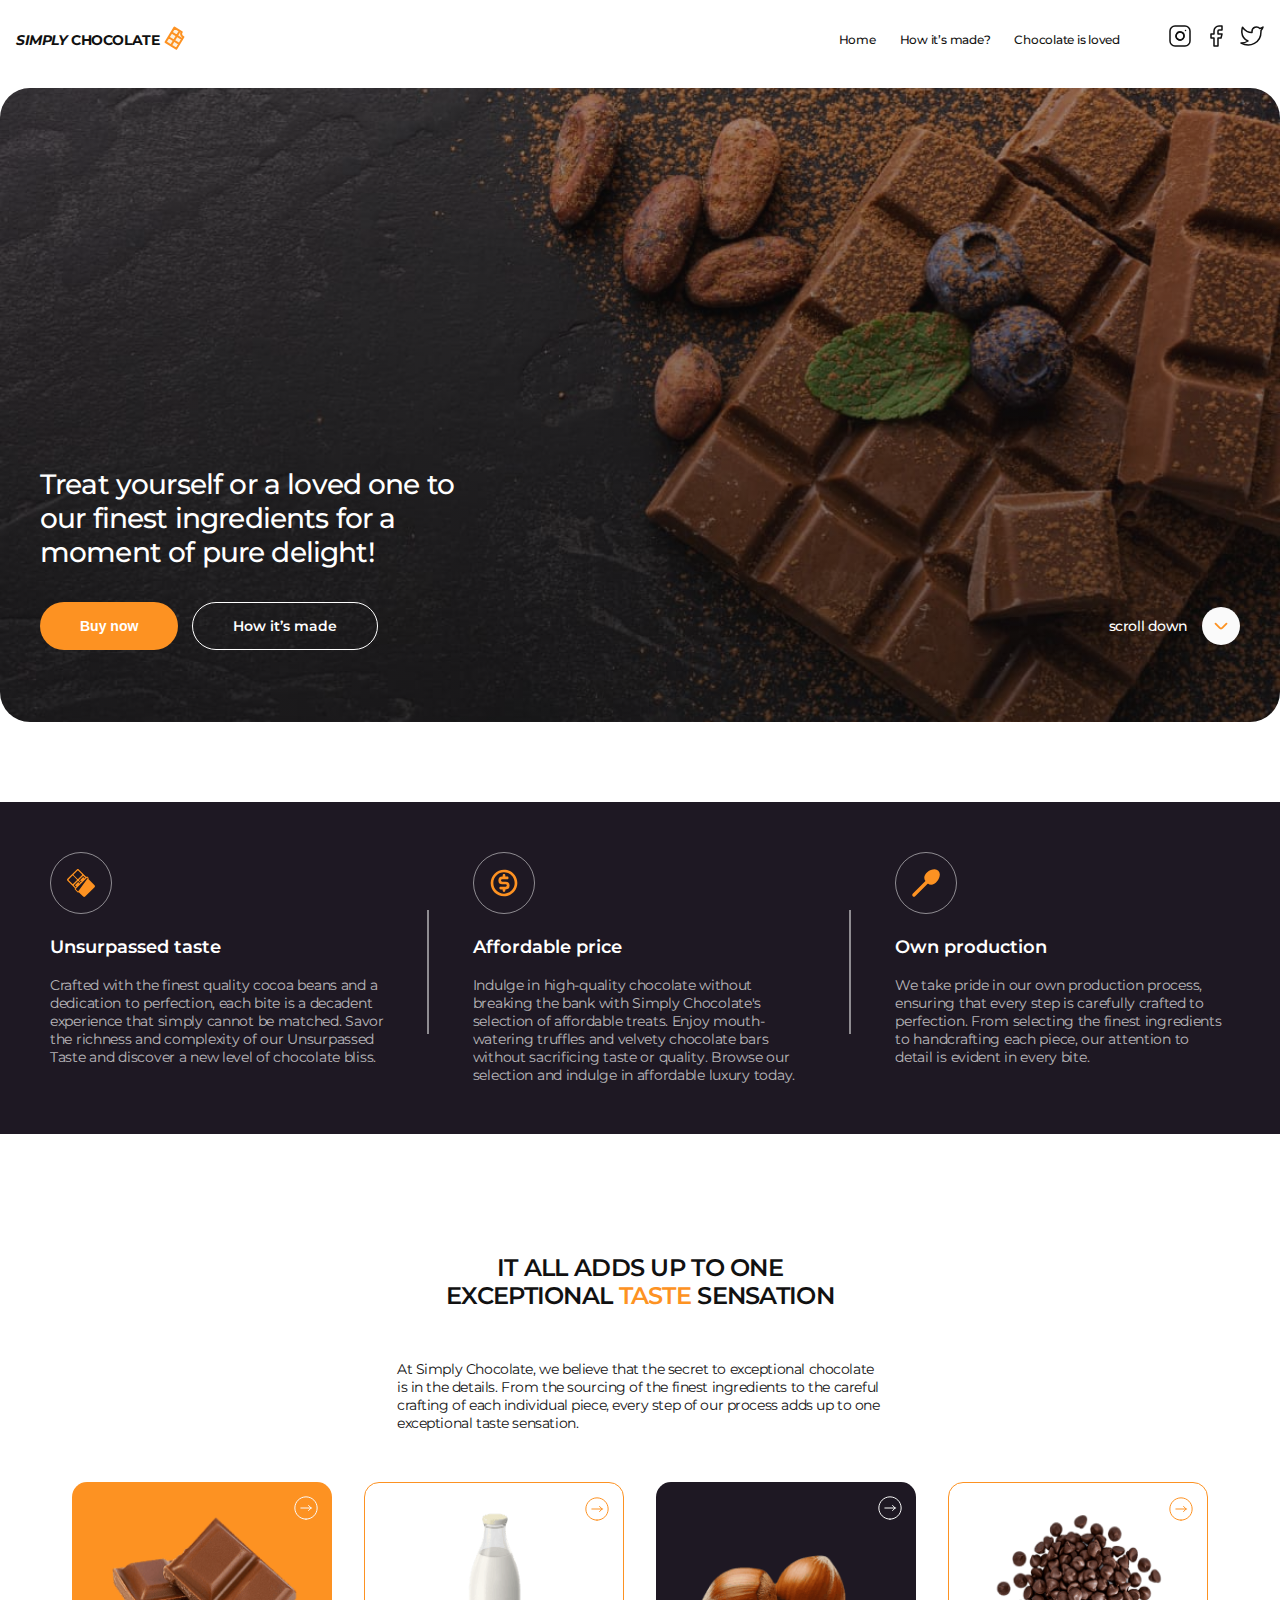
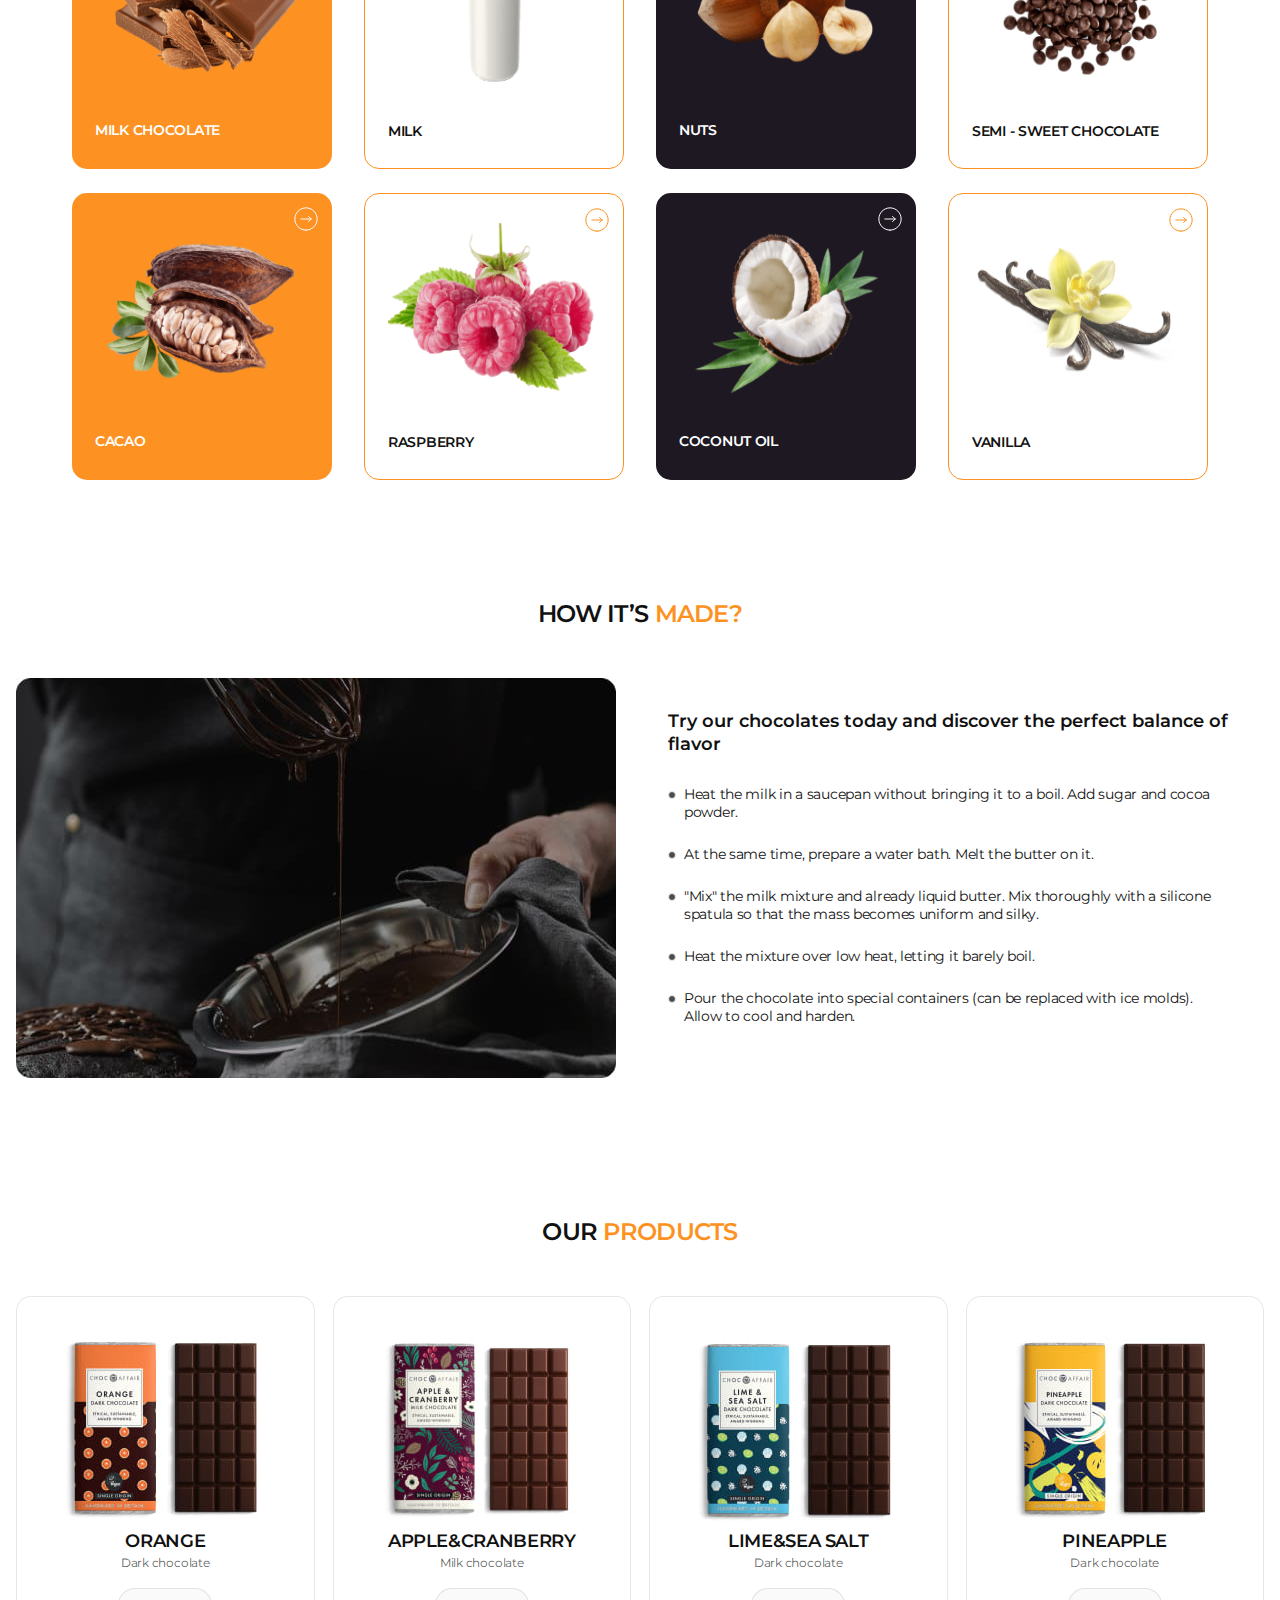
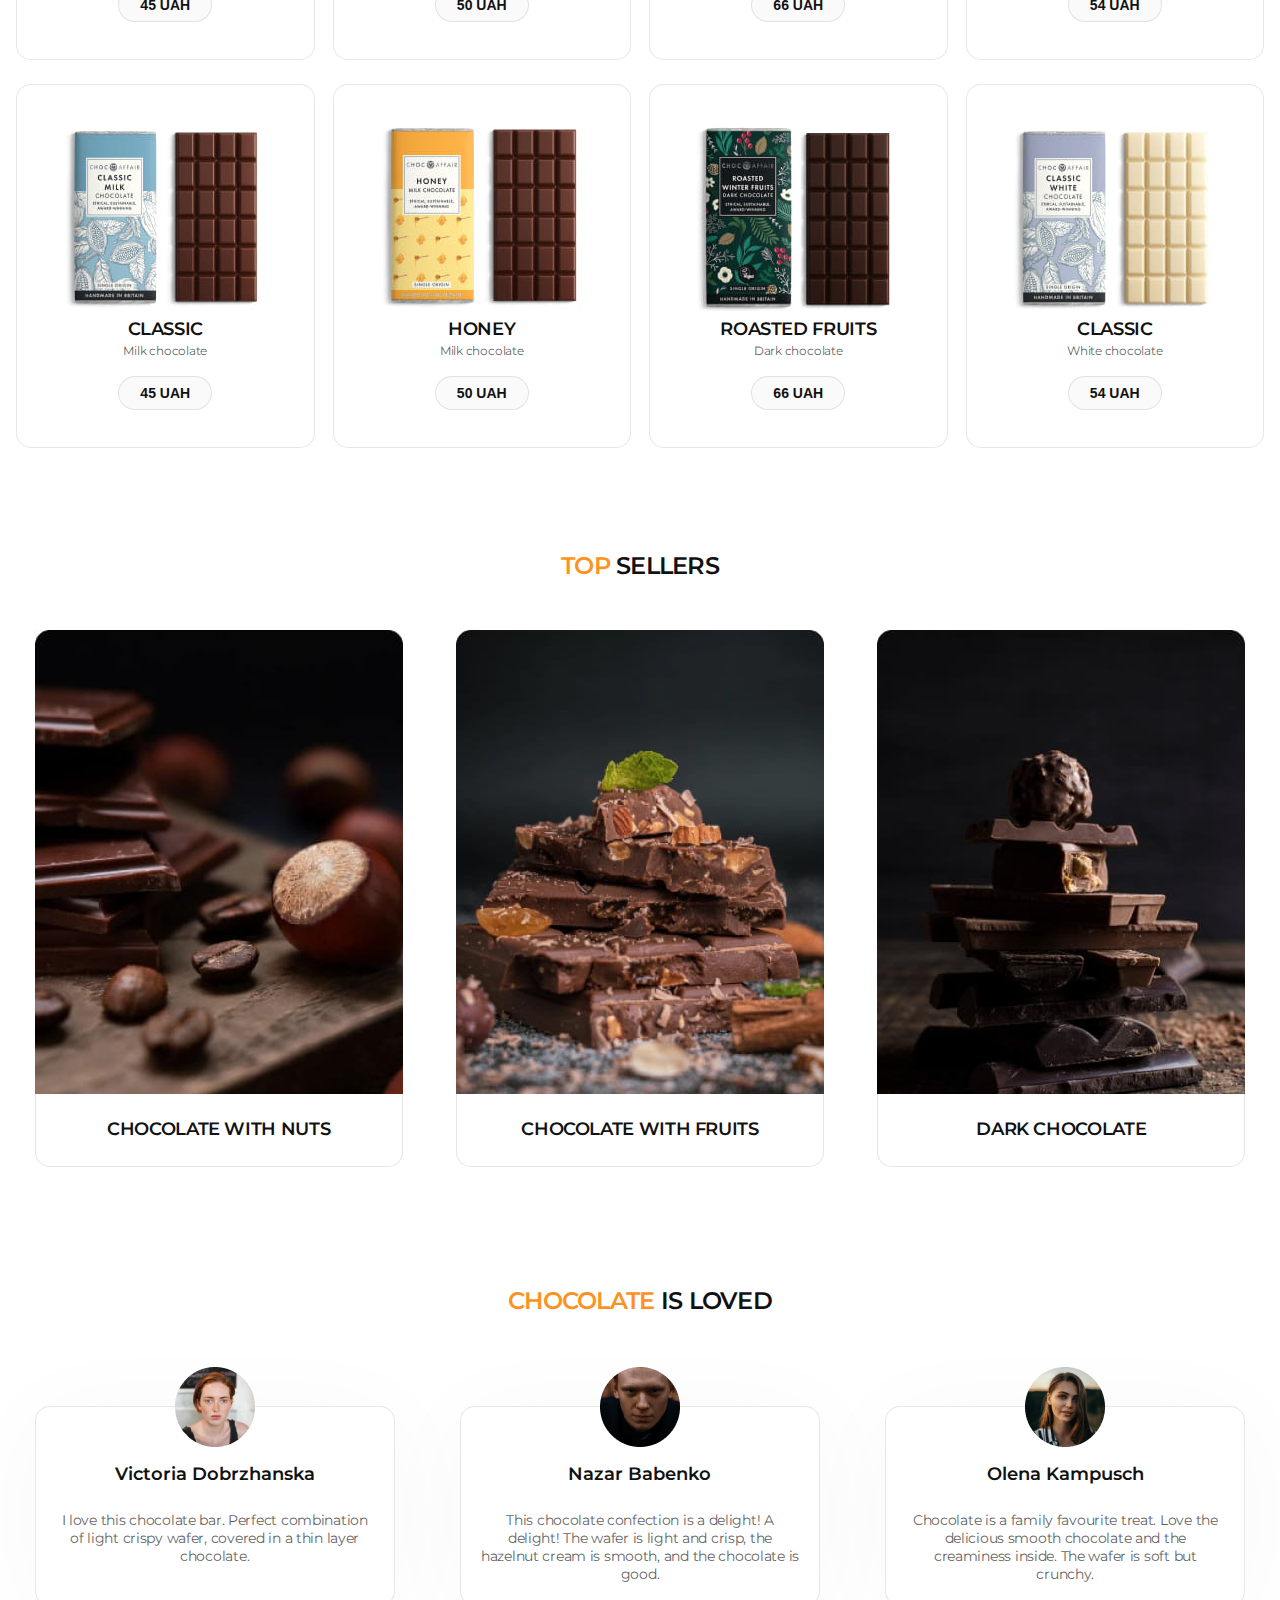
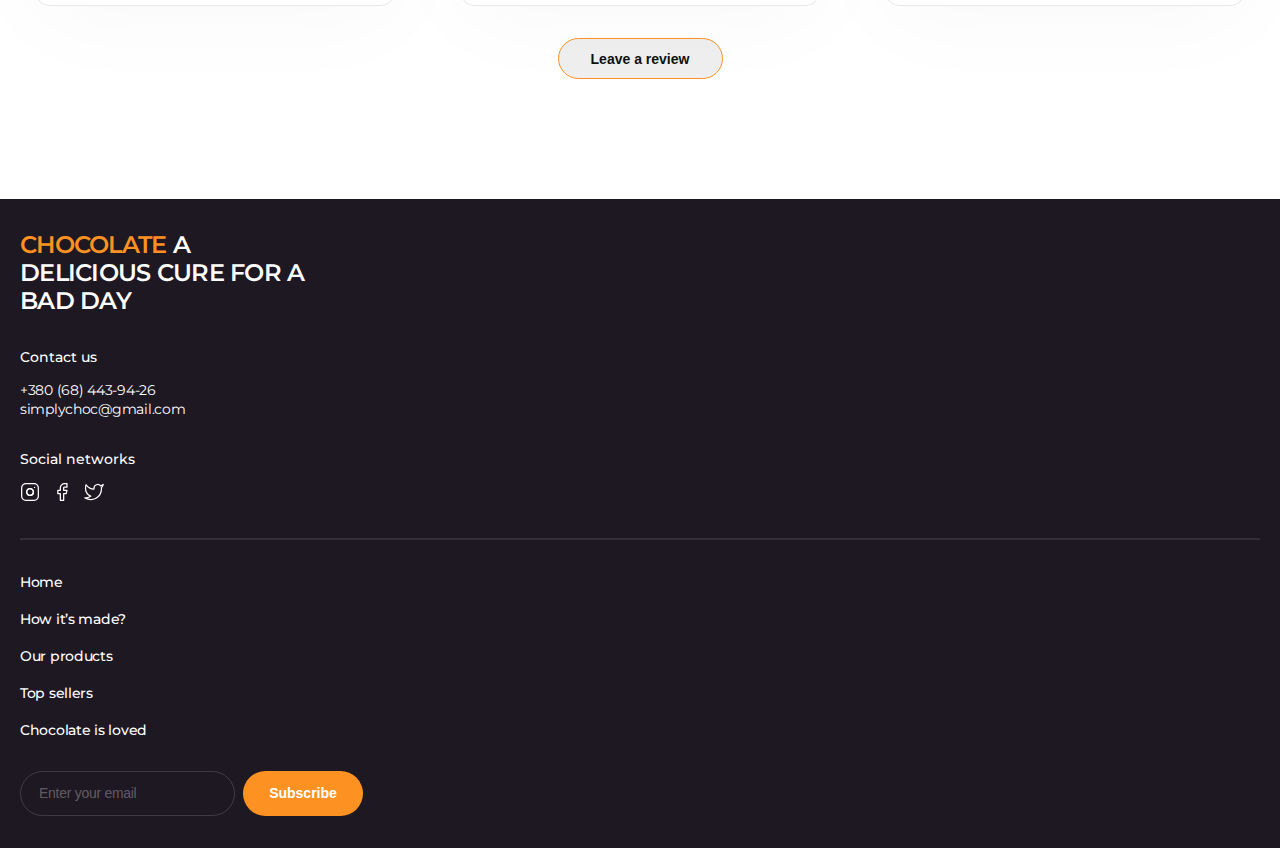
<file: index.html>
<!DOCTYPE html>
<html lang="en">
    <head>
        <meta charset="UTF-8" />
        <meta name="viewport" content="width=device-width, initial-scale=1.0" />
        <link rel="preconnect" href="https://fonts.googleapis.com" />
        <link rel="preconnect" href="https://fonts.gstatic.com" crossorigin />
        
        <link rel="preconnect" href="https://fonts.googleapis.com">
        <link rel="preconnect" href="https://fonts.gstatic.com" crossorigin>
        <link href="https://fonts.googleapis.com/css2?family=Montserrat:wght@100..900&display=swap" rel="stylesheet">
        
        <link 
            href="https://fonts.googleapis.com/css2?family=Montserrat:ital,wght@0,100..900;1,100..900&display=swap" 
            rel="stylesheet"
        />
        <link rel="stylesheet" href="css/styles.css" />
        <title>Simply Chocolate</title>
    </head>
    <body>
        <header class="header">
            <div class="container header-container">
                <a class="header-logo" href="./index.html"
                    >SIMPLY
                    <span class="header-logo-accent">CHOCOLATE</span>

                    <svg class="header-logo-img">
                        <use
                            href="./symbol-defs.svg#icon-logo"
                            class="header-logo-icon"
                        ></use>
                    </svg>
                </a>

                <button class="header-menu-btn">
                    <svg class="header-menu-open-btn">
                        <use
                            href="./symbol-defs.svg#icon-mobile-menu-open-btn"
                            class="header-menu-open-icon"
                        ></use>
                    </svg>
                </button>

                <nav class="header-nav">
                    <ul class="header-nav-list">
                        <li class="header-nav-item">
                            <a class="header-nav-link" href="#">Home</a>
                        </li>
                        <li class="header-nav-item">
                            <a class="header-nav-link" href="#made"
                                >How it’s made?</a
                            >
                        </li>
                        <li class="header-nav-item">
                            <a class="header-nav-link" href="#review"
                                >Chocolate is loved</a
                            >
                        </li>
                    </ul>
                </nav>
                <ul class="header-social-list">
                    <li class="header-social-item">
                        <a
                            class="header-social-link"
                            target="_blank"
                            rel="noopener noreferrer"
                            href="#"
                        >
                            <svg class="header-social-img">
                                <use
                                    href="./symbol-defs.svg#icon-instagram"
                                    class="header-social-icon"
                                ></use>
                            </svg>
                        </a>
                    </li>
                    <li class="header-social-item">
                        <a
                            class="header-social-link"
                            target="_blank"
                            rel="noopener noreferrer"
                            href="#"
                        >
                            <svg class="header-social-img">
                                <use
                                    href="./symbol-defs.svg#icon-facebook"
                                    class="header-social-icon"
                                ></use>
                            </svg>
                        </a>
                    </li>
                    <li class="header-social-item">
                        <a
                            class="header-social-link"
                            target="_blank"
                            rel="noopener noreferrer"
                            href="#"
                        >
                            <svg class="header-social-img">
                                <use
                                    href="./symbol-defs.svg#icon-twitter"
                                    class="header-social-icon"
                                ></use>
                            </svg>
                        </a>
                    </li>
                </ul>
            </div>
        </header>
        <main>
            <section class="hero">
                <div class="container hero-container">
                    <h1 class="hero-title">
                        Treat yourself or a loved one to our finest ingredients
                        for a moment of pure delight!
                    </h1>
                    <div class="hero-buttons">
                        <div class="hero-mobile-btns">
                            <button class="hero-btn" type="button">
                                Buy now
                            </button>
                            <a class="hero-btn-2" href="#made">How it’s made</a>
                        </div>

                        <a class="hero-scroll-btn" href="#"
                            >scroll down
                            <svg class="hero-scroll-icon">
                                <use
                                    href="./symbol-defs.svg#icon-scroll-button"
                                ></use>
                            </svg>
                        </a>
                    </div>
                </div>
            </section>
            <section class="benefits">
                <div class="container benefits-container">
                    <h2 id="benefits" class="visually-hidden">Benefits</h2>
                    <ul class="benefits-list">
                        <li class="benefits-item">
                            <div class="benefits-image">
                                <svg class="benefits-icon">
                                    <use
                                        href="./symbol-defs.svg#icon-benefits-1"
                                    ></use>
                                </svg>
                            </div>
                            <h3 class="benefits-subtitle">Unsurpassed taste</h3>
                            <p class="benefits-text">
                                Crafted with the finest quality cocoa beans and
                                a dedication to perfection, each bite is a
                                decadent experience that simply cannot be
                                matched. Savor the richness and complexity of
                                our Unsurpassed Taste and discover a new level
                                of chocolate bliss.
                            </p>
                        </li>
                        <li class="benefits-item">
                            <div class="benefits-image">
                                <svg class="benefits-icon">
                                    <use
                                        href="./symbol-defs.svg#icon-benefits-2"
                                    ></use>
                                </svg>
                            </div>
                            <h3 class="benefits-subtitle">Affordable price</h3>
                            <p class="benefits-text">
                                Indulge in high-quality chocolate without
                                breaking the bank with Simply Chocolate's
                                selection of affordable treats. Enjoy
                                mouth-watering truffles and velvety chocolate
                                bars without sacrificing taste or quality.
                                Browse our selection and indulge in affordable
                                luxury today.
                            </p>
                        </li>
                        <li class="benefits-item">
                            <div class="benefits-image">
                                <svg class="benefits-icon">
                                    <use
                                        href="./symbol-defs.svg#icon-benefits-3"
                                    ></use>
                                </svg>
                            </div>
                            <h3 class="benefits-subtitle">Own production</h3>
                            <p class="benefits-text">
                                We take pride in our own production process,
                                ensuring that every step is carefully crafted to
                                perfection. From selecting the finest
                                ingredients to handcrafting each piece, our
                                attention to detail is evident in every bite.
                            </p>
                        </li>
                    </ul>
                </div>
            </section>
            <section class="taste">
                <div class="container taste-container">
                    <h2 class="taste-title title">IT ALL ADDS UP TO ONE EXCEPTIONAL <span class="title-accent">TASTE</span> SENSATION</h2>
                    <p class="taste-text">At Simply Chocolate, we believe that the secret to exceptional chocolate is in the details. From the sourcing of the finest ingredients to the careful crafting of each individual piece, every step of our process adds up to one exceptional taste sensation.</p>
                    <ul class="taste-list">
                        <li class="taste-item">
                            <button class="taste-btn" type="button">
                                <svg class="taste-icon">
                                    <use href="./symbol-defs.svg#icon-taste-pointer"></use>
                                </svg>
                            </button>
                            <img class="taste-image"
                                src="./images/3.taste/tablet and mobile/img-1-1x.png"
                                alt=""
                                width="236"
                                height="176"
                            />

                            <h3 class="taste-subtitle">mILK CHOCOLATE</h3>
                            <div class="taste-overlay">
                                <h3 class="taste-overlay-subtitle">Milk chocolate</h3>
                                <button class="taste-overlay-btn">chocolate</button>
                                <a href="#benefits" class="taste-overlay-bnt2">the benefits</a>
                                <p class="taste-overlay-text">Milk chocolate is a solid chocolate confectionery containing cocoa, sugar and milk. It is the most consumed type of chocolate. Chocolate was originally sold and consumed as a beverage in pre-Columbian times. Although four-fifths of all milk chocolate is sold in the United States and Europe.</p>
                            </div>
                        </li>
                       
                        <li class="taste-item">
                            <button class="taste-btn" type="button">
                                <svg class="taste-icon">
                                    <use href="./symbol-defs.svg#icon-taste-pointer"></use>
                                </svg>
                            </button>
                            <img class="taste-image"
                                src="./images/3.taste/tablet and mobile/img-3-1x.png"
                                alt=""
                                width="236"
                                height="176"
                            />
                            <h3 class="taste-subtitle">mILK</h3>
                            <div class="taste-overlay">
                                <h3 class="taste-overlay-subtitle">Milk</h3>
                                <button class="taste-overlay-btn">milk</button>
                                <a href="#benefits" class="taste-overlay-bnt2">the benefits</a>
                                <p class="taste-overlay-text">Milk is a white liquid food produced by the mammary glands of mammals. It is the primary source of nutrition for young mammals (including breastfed human infants) before they are able to digest solid food.Early-lactation milk, which is called colostrum, contains antibodies that strengthen the immune system.</p>
                            </div>
                        </li>
                        <li class="taste-item">
                            <button class="taste-btn" type="button">
                                <svg class="taste-icon">
                                    <use href="./symbol-defs.svg#icon-taste-pointer"></use>
                                </svg>
                            </button>
                            <img class="taste-image"
                                src="./images/3.taste/tablet and mobile/img-4-1x.png"
                                alt=""
                                width="236"
                                height="176"
                            />
                            <h3 class="taste-subtitle">nuts</h3>
                            <div class="taste-overlay">
                                <h3 class="taste-overlay-subtitle">nuts</h3>
                                <button class="taste-overlay-btn">nuts</button>
                                <a href="#benefits" class="taste-overlay-bnt2">the benefits</a>
                                <p class="taste-overlay-text">Almonds, pistachios, and walnuts are some types of nuts that contain healthy nutrients. When eaten as part of a nutrient-dense diet, these 9 nuts may offer benefits such as reducing your risk of heart disease. They’re a good source of fiber, healthy fats, and plant protein. Plus, they’re great on their own.</p>
                            </div>
                        </li>
                        <li class="taste-item">
                            <button class="taste-btn" type="button">
                                <svg class="taste-icon">
                                    <use href="./symbol-defs.svg#icon-taste-pointer"></use>
                                </svg>
                            </button>
                            <img class="taste-image"
                                src="./images/3.taste/tablet and mobile/img-2-1x.png"
                                alt=""
                                width="236"
                                height="176"
                            />
                            <h3 class="taste-subtitle">sEMI - SWEET CHOCOLATE</h3>
                            <div class="taste-overlay">
                                <h3 class="taste-overlay-subtitle">semi - sweet chocolate</h3>
                                <button class="taste-overlay-btn">sweet chocolate</button>
                                <a href="#benefits" class="taste-overlay-bnt2">the benefits</a>
                                <p class="taste-overlay-text">Semi-sweet chocolate has a cocoa solid content of 35 to 65%. One of the best ways to gain an understanding of this type of chocolate is to compare it to a different type of chocolate. Semisweet is darker than milk chocolate. In a taste comparison, it has a slightly bitter taste whereas milk chocolate is sweeter and more mellow. </p>
                            </div>
                        </li>
                        <li class="taste-item">
                            <button class="taste-btn" type="button">
                                <svg class="taste-icon">
                                    <use href="./symbol-defs.svg#icon-taste-pointer"></use>
                                </svg>
                            </button>
                            <img class="taste-image"
                                src="./images/3.taste/tablet and mobile/img-5-1x.png"
                                alt=""
                                width="236"
                                height="176"
                            />
                            <h3 class="taste-subtitle">CACAO</h3>
                            <div class="taste-overlay">
                                <h3 class="taste-overlay-subtitle">cacao</h3>
                                <button class="taste-overlay-btn">cacao</button>
                                <a href="#benefits" class="taste-overlay-bnt2">the benefits</a>
                                <p class="taste-overlay-text">Cocoa is a natural product obtained from the fruits of the cocoa tree (Theobroma cacao). This tropical fruit contains beans, from which cocoa mass, cocoa powder and chocolate are made. The history of the use of cocoa goes back to ancient times. Already in ancient Mesoamerica, the Mayan and Aztec civilizations used cocoa in their culture and rituals.</p>
                            </div>
                        </li>
                        <li class="taste-item">
                            <button class="taste-btn" type="button">
                                <svg class="taste-icon">
                                    <use href="./symbol-defs.svg#icon-taste-pointer"></use>
                                </svg>
                            </button>
                            <img class="taste-image"
                                src="./images/3.taste/tablet and mobile/img-6-1x.png"
                                alt=""
                                width="236"
                                height="176"
                            />
                            <h3 class="taste-subtitle">RASPBERRY</h3>
                            <div class="taste-overlay">
                                <h3 class="taste-overlay-subtitle">RASPBERRY</h3>
                                <button class="taste-overlay-btn">RASPBERRY</button>
                                <a href="#benefits" class="taste-overlay-bnt2">the benefits</a>
                                <p class="taste-overlay-text">Raspberry is a tasty and aromatic berry plant that is popular all over the world. It belongs to the pink family and grows in many regions, including North America, Europe and Asia. Raspberries have many varieties and color variations, from red to yellow and black.</p>
                            </div>
                        </li>
                        <li class="taste-item">
                            <button class="taste-btn" type="button">
                                <svg class="taste-icon">
                                    <use href="./symbol-defs.svg#icon-taste-pointer"></use>
                                </svg>
                            </button>
                            <img class="taste-image"
                                src="./images/3.taste/tablet and mobile/img-7-1x.png"
                                alt=""
                                width="236"
                                height="176"
                            />
                            <h3 class="taste-subtitle">COCONUT OIL</h3>
                            <div class="taste-overlay">
                                <h3 class="taste-overlay-subtitle">COCONUT oil</h3>
                                <button class="taste-overlay-btn">coconut oil</button>
                                <a href="#benefits" class="taste-overlay-bnt2">the benefits</a>
                                <p class="taste-overlay-text">Coconut oil is a vegetable oil obtained from the pulp of the fruit of the coconut palm (Cocos nucifera). It is widely used in cooking, cosmetics and medicine, thanks to its numerous useful properties. Coconut oil is a source of saturated fats, especially medium-chain fatty acids, such as lauric acid.</p>
                            </div>
                        </li>
                        <li class="taste-item">
                            <button class="taste-btn" type="button">
                                <svg class="taste-icon">
                                    <use href="./symbol-defs.svg#icon-taste-pointer"></use>
                                </svg>
                            </button>
                            <img class="taste-image"
                                src="./images/3.taste/tablet and mobile/img-8-1x.png"
                                alt=""
                                width="236"
                                height="176"
                            />
                            <h3 class="taste-subtitle">VANILLA</h3>
                            <div class="taste-overlay">
                                <h3 class="taste-overlay-subtitle">VANILLA</h3>
                                <button class="taste-overlay-btn">VANILLA</button>
                                <a href="#benefits" class="taste-overlay-bnt2">the benefits</a>
                                <p class="taste-overlay-text">Vanilla is one of the most popular flavorings and seasonings in the world. It is obtained from the fruits of the tropical orchid Vanilla planifolia. Vanilla has a rich history of use as a seasoning, perfume component, and raw material for the production of confectionery.</p>
                            </div>
                        </li>
                    </ul>
                </div>
            </section>
            <section class="made" id="made">
                <div class="container made-container">
                    <h2 class="title made-title">hOW IT’S <span class="title-accent">made?</span></h2>
                    <div class="made-wrap">
                        <picture>
                            <source media="(min-width: 73rem)" srcset="./images/4.made/image-desktop-1x.jpg 1x, ./images/4.made/image-desktop-2x.jpg 2x">
                            <source media="(min-width: 48rem)"  srcset="./images/4.made/image-tablet-1x.jpg 1x, ./images/4.made/image-tablet-2x.jpg 2x">
                            <source media="(min-width: 16.875rem)"  srcset="./images/4.made/image-mobile-1x.jpg 1x, ./images/4.made/image-mobile-2x.jpg 2x">
                            <img class="made-img"
                                src="./images/4.made/image-mobile-1x.jpg"
                                alt="how we make chocolate"
                                width="335"
                                height="500"
                            />
                        </picture>
                        <div class="made-wrap-text">
                            <h3 class="made-subtitle">
                                Try our chocolates today and discover the perfect
                                balance of flavor
                            </h3>
                            <ul class="made-list">
                                <li class="made-item">
                                    <p class="made-text">
                                        Heat the milk in a saucepan without bringing it
                                        to a boil. Add sugar and cocoa powder.
                                    </p>
                                </li>
                                <li class="made-item">
                                    <p class="made-text">
                                        At the same time, prepare a water bath. Melt the
                                        butter on it.
                                    </p>
                                </li>
                                <li class="made-item">
                                    <p class="made-text">
                                        "Mix" the milk mixture and already liquid
                                        butter. Mix thoroughly with a silicone spatula
                                        so that the mass becomes uniform and silky.
                                    </p>
                                </li>
                                <li class="made-item">
                                    <p class="made-text">
                                        Heat the mixture over low heat, letting it
                                        barely boil.
                                    </p>
                                </li>
                                <li class="made-item">
                                    <p class="made-text">
                                        Pour the chocolate into special containers (can
                                        be replaced with ice molds). Allow to cool and
                                        harden.
                                    </p>
                                </li>
                            </ul>
                        </div>
                    </div>
                </div>
            </section>
            <section class="products" id="products" >
                <div class="container products-container">
                    <h2 class="title products-title">Our <span class="title-accent">pRODUCTS</span></h2>
                    <ul class="products-list">
                        <li class="products-item">
                            <img srcset="./images/5.products/img-desktop-1-1x.jpg 1x, ./images/5.products/img-desktop-1-2x" src="./images/5.products/img-desktop-1-1x.jpg" alt="Orange chocolate" width="230" height="201"/>
                            <h3 class="products-subtitle">orange </h3>
                            <p class="products-text">Dark chocolate</p>
                            <button class="products-btn" type="button">45 UAH</button>
                        </li>
                        <li class="products-item" class="products-item">
                            <img srcset="./images/5.products/img-desktop-2-1x.jpg 1x, ./images/5.products/img-desktop-2-2x.jpg 2x" src="./images/5.products/img-desktop-2-1x.jpg 1x," alt="Apple&Cranberry chocolate" width="230" height="201"/>
                            <h3 class="products-subtitle">APPLE&CRANBERRY</h3>
                            <p class="products-text">Milk chocolate</p>
                            <button class="products-btn" type="button">50 UAH</button>
                        </li>
                        <li class="products-item">
                            <img srcset="./images/5.products/img-desktop-3-1x.jpg 1x, ./images/5.products/img-desktop-3-2x.jpg 2x" src="./images/5.products/img-desktop-3-1x.jpg" alt="Lime&sea salt chocolate" width="230" height="201"/>
                            <h3 class="products-subtitle">lime&sea salt</h3>
                            <p class="products-text">Dark chocolate</p>
                            <button class="products-btn" type="button">66 UAH</button>
                        </li>
                        <li class="products-item">
                            <img srcset="./images/5.products/img-desktop-4-1x.jpg 1x, ./images/5.products/img-desktop-4-2x.jpg 2x" src="./images/5.products/img-desktop-4-1x.jpg" alt="Pineapple chocolate" width="230" height="201"/>
                            <h3 class="products-subtitle">pineapple</h3>
                            <p class="products-text">Dark chocolate</p>
                            <button class="products-btn" type="button">54 UAH</button>
                        </li>
                        <li class="products-item">
                            <img srcset="./images/5.products/img-desktop-5-1x.jpg 1x, ./images/5.products/img-desktop-5-2x.jpg 2x" src="./images/5.products/img-desktop-5-1x.jpg" alt="Classic chocolate" width="230" height="201"/>
                            <h3 class="products-subtitle">Classic</h3>
                            <p class="products-text">Milk chocolate</p>
                            <button class="products-btn" type="button">45 UAH</button>
                        </li>
                        <li class="products-item">
                            <img srcset="./images/5.products/img-desktop-6-1x.jpg 1x, ./images/5.products/img-desktop-6-2x.jpg 2x" src="./images/5.products/img-desktop-6-1x.jpg" alt="Honey chocolate" width="230" height="201"/>
                            <h3 class="products-subtitle">honey</h3>
                            <p class="products-text">Milk chocolate</p>
                            <button class="products-btn" type="button">50 UAH</button>
                        </li>
                        <li class="products-item">
                            <img srcset="./images/5.products/img-desktop-7-1x.jpg 1x, ./images/5.products/img-desktop-7-2x.jpg 2x" src="./images/5.products/img-desktop-7-1x.jpg" alt="Roasted fruits chocolate" width="230" height="201"/>
                            <h3 class="products-subtitle">Roasted fruits</h3>
                            <p class="products-text">Dark chocolate</p>
                            <button class="products-btn" type="button">66 UAH</button>
                        </li>
                        <li class="products-item">
                            <img srcset="./images/5.products/img-desktop-8-1x.jpg 1x, ./images/5.products/img-desktop-8-2x.jpg 2x" src="./images/5.products/img-desktop-8-1x.jpg" alt="Classic chocolate" width="230" height="201"/>
                            <h3 class="products-subtitle">Classic</h3>
                            <p class="products-text">White chocolate</p>
                            <button class="products-btn" type="button">54 UAH</button>
                        </li>
                    </ul>
                </div>
            </section> 
            <section class="sellers" id="sellers">
                <div class="container">
                    <h2 class="title sellers-title"><span class="title-accent">tOp</span> Sellers</h2>
                    <ul class="sellers-list">
                        <li class="sellers-item">
                            <div class="sellers-overlay">
                                <img class="sellers-img" srcset="./images/6.sellers/img-1-1x.jpg 1x, ./images/6.sellers/img-1-2x.jpg 2x" src="./images/6.sellers/img-1-1x.jpg" alt="Chocolate with nuts" />
                                <p class="sellers-overlay-text">Chocolate with nuts is a delectable combination that brings together the smoothness of chocolate and the crunchiness of nuts. Whether it's milk chocolate, dark chocolate, or white chocolate, the addition of nuts adds a whole new dimension of flavor and texture.</p>
                            </div>
                            <h3 class="sellers-subtitle">CHOCOLATE WITH NUTS</h3>
                        </li>
                        <li class="sellers-item">
                            <div class="sellers-overlay">
                                <img class="sellers-img" srcset="./images/6.sellers/img-2-1x.jpg 1x, ./images/6.sellers/img-2-2x.jpg 2x" src="./images/6.sellers/img-2-1x.jpg" alt="Chocolate with fruits" />
                                <p class="sellers-overlay-text">Chocolate <span class="accent">with fruit</span> is an unbeatable combination of two of the tastiest things in the world. This dessert combines delicate and aromatic chocolate with fresh and juicy fruits, creating a true poetry of taste.</p>
                            </div>
                            <h3 class="sellers-subtitle">CHOCOLATE <span class="accent">WITH</span> FRUITS</h3>
                            
                        </li>
                        <li class="sellers-item">
                            <div class="sellers-overlay">
                                <img class="sellers-img" srcset="./images/6.sellers/img-3-1x.jpg 1x, ./images/6.sellers/img-3-2x.jpg 2x" src="./images/6.sellers/img-3-1x.jpg" alt="Dark chocolate" />
                                <p class="sellers-overlay-text">Dark chocolate is a rich and indulgent treat that is beloved by many chocolate enthusiasts. It is made from cocoa beans, which are roasted, ground, and then processed to produce chocolate liquor. Dark chocolate contains a higher percentage of cocoa solids compared to milk chocolate.</p>   
                            </div>
                            <h3 class="sellers-subtitle">DARK CHOCOLATE</h3>
                        </li>
                    </ul>
                </div>
            </section>
            <section class="review">
                <div class="container">
                    <h2 class="title review-title" id="review"><span class="title-accent">chocolate</span> is loved</h2>
                    <ul class="review-list">
                        <li class="review-item">
                            <img class="review-image" src="./images/7.review/img-1-1x.png" alt="Victoria Dobrzhanska" width="80" height="80"/>
                            <h3 class="review-subtitle">Victoria Dobrzhanska</h3>
                            <p class="review-text">I love this chocolate bar. Perfect combination of light crispy wafer, covered in a thin layer chocolate.</p>
                        </li>
                        <li class="review-item">
                            <img class="review-image" src="./images/7.review/img-2-1x.png" alt="Nazar Babenko" width="80" height="80"/>
                            <h3 class="review-subtitle">Nazar Babenko</h3>
                            <p class="review-text">This chocolate confection is a delight! A delight! The wafer is light and crisp, the hazelnut cream is smooth, and the chocolate is good.</p>
                        </li>
                        <li class="review-item">
                            <img class="review-image" src="./images/7.review/img-3-1x.png" alt="Olena Kampusch" width="80" height="80"/>
                            <h3 class="review-subtitle">Olena Kampusch</h3>
                            <p class="review-text"> Chocolate is a family favourite treat. Love the delicious smooth chocolate and the creaminess inside. The wafer is soft but crunchy.</p>
                        </li>
                    </ul>
                    <button class="review-btn" type="button">Leave a review</button>
                </div>
            </section> 
        </main>
        <footer class="footer">
            <div class="container footer-container">
                <p class="title footer-title"><span class="title-accent">Chocolate</span> a delicious cure for a bad day</p>

                <p class="footer-contacts">Contact us</p>
                <address class="footer-address">
                    <ul class="footer-address-list">
                        <li class="footer-address-item">
                            <a class="footer-address-link" href="tel:+380684439426">+380 (68) 443-94-26</a>
                        </li>
                        <li class="footer-address-item">
                            <a class="footer-address-link" href="mailto:simplychoc@gmail.com"
                                >simplychoc@gmail.com</a
                            >
                        </li>
                    </ul>
                </address>
                <p class="footer-contacts">Social networks</p>
                <ul class="footer-social-list">
                    <li class="footer-social-item"><a class="footer-social-link" href="#" target="_blank"
                        rel="noopener noreferrer">
                        <svg class="footer-icon">
                            <use class="footer-icon-icon" href="./symbol-defs.svg#icon-instagram"></use>
                        </svg>
                    </a></li>
                    <li class="footer-social-item"><a class="footer-social-link" href="#" target="_blank"
                        rel="noopener noreferrer">
                        <svg class="footer-icon">
                            <use class="footer-icon-icon" href="./symbol-defs.svg#icon-facebook"></use>
                        </svg>
                    </a></li>
                    <li class="footer-social-item"><a class="footer-social-link" href="#" target="_blank"
                        rel="noopener noreferrer">
                        <svg class="footer-icon">
                            <use class="footer-icon-icon" href="./symbol-defs.svg#icon-twitter"></use>
                        </svg>
                    </a></li>
                </ul>
                <hr class="footer-line">

                <nav class="footer-nav">
                    <ul class="footer-nav-list">
                        <li class="footer-nav-item"><a class="footer-nav-link" href="./index.html">Home</a></li>
                        <li class="footer-nav-item"><a class="footer-nav-link" href="#made">How it’s made?</a></li>
                        <li class="footer-nav-item"><a class="footer-nav-link" href="#products">Our products</a></li>
                        <li class="footer-nav-item"><a class="footer-nav-link" href="#sellers">Top sellers</a></li>
                        <li class="footer-nav-item"><a class="footer-nav-link" href="#review">Chocolate is loved</a></li>
                    </ul>
                </nav>
                <form class="footer-form" action=""><input class="footer-input" type="text" placeholder="Enter your email"/>
                    <button class="footer-btn" type="submit">Subscribe</button>
                </form>
            </div>
        </footer> 
        <div class="modal"></div>
    </body>
</html>

<!-- Vl -->
<!-- <header class="header">
            <div class="container container-header">
                <div class="my-header-logo">
                    <a class="my-header-logo-href" href="./index.html"
                        >SIMPLY
                        <span class="header-logo-accent">CHOCOLATE</span>

                        <svg class="header-logo-img">
                            <use
                                href="./symbol-defs.svg#icon-logo"
                                class="header-logo-icon"
                            ></use>
                        </svg>
                    </a>
                </div>
                <div class="my-header-desktop">
                    <nav class="header-nav">
                        <ul class="header-nav-list">
                            <li class="header-nav-item">
                                <a class="header-nav-link" href="">Home</a>
                            </li>
                            <li class="header-nav-item">
                                <a class="header-nav-link" href=""
                                    >How it’s made?</a
                                >
                            </li>
                            <li class="header-nav-item">
                                <a class="header-nav-link" href=""
                                    >Chocolate is loved</a
                                >
                            </li>
                        </ul>
                    </nav>
                    <ul class="header-social-list">
                        <li class="header-social-item">
                            <a
                                class="header-social-link"
                                target="_blank"
                                rel="noopener noreferrer"
                                href=""
                            >
                                <svg class="header-social-img">
                                    <use
                                        href="./symbol-defs.svg#icon-instagram"
                                        class="header-social-icon"
                                    ></use>
                                </svg>
                            </a>
                        </li>
                        <li class="header-social-item">
                            <a
                                class="header-social-link"
                                target="_blank"
                                rel="noopener noreferrer"
                                href=""
                            >
                                <svg class="header-social-img">
                                    <use
                                        href="./symbol-defs.svg#icon-facebook"
                                        class="header-social-icon"
                                    ></use>
                                </svg>
                            </a>
                        </li>
                        <li class="header-social-item">
                            <a
                                class="header-social-link"
                                target="_blank"
                                rel="noopener noreferrer"
                                href=""
                            >
                                <svg class="header-social-img">
                                    <use
                                        href="./symbol-defs.svg#icon-twitter"
                                        class="header-social-icon"
                                    ></use>
                                </svg>
                            </a>
                        </li>
                    </ul>
                </div>
                <div class="my-header-mobile">
                    <label class="my-header-btn">
                        <input type="checkbox" />
                        <svg class="header-menu-open-btn">
                            <use
                                href="./symbol-defs.svg#icon-mobile-menu-open-btn"
                                class="header-menu-open-icon"
                            ></use>
                        </svg>
                    </label>
                </div>
            </div>
        </header> -->
</file>
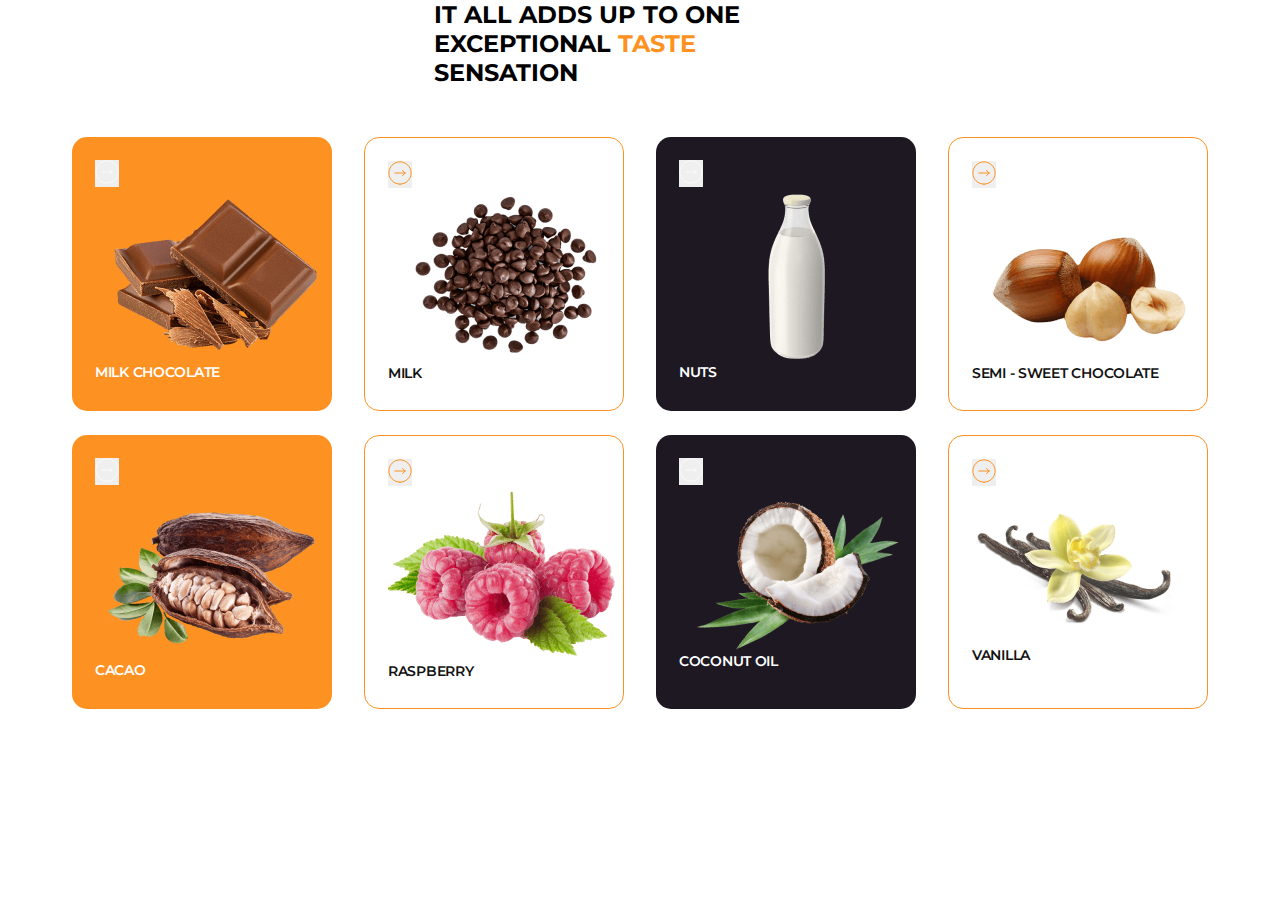
<file: index-old.html>
<!DOCTYPE html>
<html lang="en">
    <head>
        <meta charset="UTF-8" />
        <meta name="viewport" content="width=device-width, initial-scale=1.0" />
        <title>Simply chocolate</title>
        <link rel="preconnect" href="https://fonts.googleapis.com">
<link rel="preconnect" href="https://fonts.gstatic.com" crossorigin>
<link href="https://fonts.googleapis.com/css2?family=Montserrat&display=swap" rel="stylesheet">
        <link rel="stylesheet" href="./css/styles.css" />
    </head>
    <body>
        <section class="taste">
            <div class="container">
                <h2 class="taste-title">IT ALL ADDS UP TO ONE EXCEPTIONAL <span  class="title-accent">TASTE</span> SENSATION</h2>
                <ul class="taste-list">
                    <li class="taste-item">
                        <button class="taste-menu-open-btn">
                            <svg class="taste-icon" width="22" height="22">
                                <use href="./symbol-defs.svg#icon-taste-pointer"></use>
                            </svg>
                        </button>
                        <img class="taste-img" src="./images/3.taste/tablet and mobile/img-1-1x.png" alt="">
                            <h3 class="taste-subtitle">mILK CHOCOLATE</h3>
                        </img>
                    
                    </li>
                    <li class="taste-item">
                    <button class="taste-menu-open-btn">
                        <svg class="taste-icon" width="22" height="22">
                            <use href="./symbol-defs.svg#icon-taste-pointer"></use>
                        </svg>
                    </button>
                        <img class="taste-img" src="./images/3.taste/tablet and mobile/img-2-1x.png" alt="">
                            <h3 class="taste-subtitle">mILK</h3>
                        </img>
                    
                </li>
                <li class="taste-item">
                    <button class="taste-menu-open-btn">
                       <svg class="taste-icon" width="22" height="22">
                                <use href="./symbol-defs.svg#icon-taste-pointer"></use>
                            </svg>
                    </button>
                        <img class="taste-img" src="./images/3.taste/tablet and mobile/img-3-1x.png" alt="">
                            <h3 class="taste-subtitle">nuts</h3>
                        </img>
                    
                </li>
                <li class="taste-item">
                    <button class="taste-menu-open-btn">
                       <svg class="taste-icon" width="22" height="22">
                               <use href="./symbol-defs.svg#icon-taste-pointer"></use>
                            </svg>
                    </button>
                        <img class="taste-img" src="./images/3.taste/tablet and mobile/img-4-1x.png" alt="">
                            <h3 class="taste-subtitle">sEMI - SWEET CHOCOLATE</h3>
                        </img>
                    
                </li>
                <li class="taste-item">
                    <button class="taste-menu-open-btn">
                       <svg class="taste-icon" width="22" height="22">
                                <use href="./symbol-defs.svg#icon-taste-pointer"></use>
                            </svg>
                    </button>
                        <img class="taste-img" src="./images/3.taste/tablet and mobile/img-5-1x.png" alt="">
                            <h3 class="taste-subtitle">CACAO</h3>
                        </img>
                    
                </li>
                <li class="taste-item">
                    <button class="taste-menu-open-btn">
                       <svg class="taste-icon" width="22" height="22">
                                <use href="./symbol-defs.svg#icon-taste-pointer"></use>
                            </svg>
                    </button>
                        <img class="taste-img" src="./images/3.taste/tablet and mobile/img-6-1x.png" alt="">
                            <h3 class="taste-subtitle">RASPBERRY</h3>
                        </img>
                    
                </li>
                <li class="taste-item">
                    <button class="taste-menu-open-btn">
                       <svg class="taste-icon" width="22" height="22">
                                <use href="./symbol-defs.svg#icon-taste-pointer"></use>
                            </svg>
                    </button>
                        <img class="taste-img" src="./images/3.taste/tablet and mobile/img-7-1x.png" alt="">
                            <h3 class="taste-subtitle">COCONUT OIL</h3>
                        </img>
                    
                </li>
                <li class="taste-item">
                    <button class="taste-menu-open-btn">
                       <svg class="taste-icon" width="22" height="22">
                               <use href="./symbol-defs.svg#icon-taste-pointer"></use>
                            </svg>
                    </button>
                        <img class="taste-img" src="./images/3.taste/tablet and mobile/img-8-1x.png" alt="">
                            <h3 class="taste-subtitle">VANILLA</h3>
                        </img>
                    
                </li>
            </ul>
            </div>
        </section>
    </body>
</html>
</file>
<file: css/styles.css>
/* #region common--------- */

:root {
    --black: #111111;
    --white_light: #ffffff;
    --orange: #fd9222;
    --violet: #1e1823;
    --grey: #4c4c4c;
    --old_lace: #fcf1e0;
    --white: #fafafa;
}

*,
*::after,
*::before {
    box-sizing: border-box;
}

html {
    font-size: 16px;
}

body {
    font-family: "Montserrat", sans-serif;
}

a {
    text-decoration: none;
    font-style: normal;
    outline: none;
}

p,
h1,
h2,
h3,
h4,
h5,
h6 {
    margin: 0;
    padding: 0;
}

ol,
ul,
dl, 
li {
    list-style: none;
    margin: 0;
    padding: 0;
}

button {
    cursor: pointer;
    display: block;
    padding: 0;
    margin: 0;
    border: 0;
    outline: none;
}

picture {
    padding: 0;
    margin: 0;
}

svg {
    padding: 0;
}

body {
    font-family: "Montserrat", sans-serif;
    padding: 0;
    margin: 0;
    border: 0;
    outline: none;
}

img {
    margin: 0;
    padding: 0;
    display: block;
}

.container {
    min-width: 16.875rem; 
    padding-left: 1rem;
    padding-right: 1rem;
    margin: 0 auto;
}

.title {
font-weight: 600;
font-size: 1.25rem;
line-height: 1.17;
letter-spacing: -0.03em;
text-transform: uppercase;
text-align: center;
color: #111;
}

.title-accent {
    color: var(--orange);
}

@media screen and (max-width: 47.99rem) {
    .header-nav {
        display: none;
    }

    .header-social-list {
        display: none;
    }
}

@media screen and (min-width: 48rem) and (max-width: 72.99rem) {
    .title {
        font-size: 1.5rem;
        line-height: 1.2;
        }
}

@media screen and (min-width: 73rem) {
    .title {
        font-size: 1.5rem;
        line-height: 1.17;
    }
}

/* #endregion common--------- */

/* #region header--------- */

.header {
    padding: 1.25rem 0 0.75rem;
}

.header-container {
    display: flex;
    align-items: center;
}

.header-logo {
    font-style: italic;
    font-weight: 700;
    font-size: 0.875rem;
    line-height: 1.29;
    letter-spacing: -0.03em;
    color: var(--black);
    flex-grow: 1;
}

.header-logo-accent {
    font-style: normal;
}

.header-logo-img {
    width: 1.3125rem;
    height: 1.3125rem;
    vertical-align: -0.4rem;
}

.header-logo-icon {
}

.header-menu-btn {
    display: block;
    background-color: transparent;
}

.header-menu-open-btn {
    width: 1.75rem;
    height: 1.75rem;
    fill: transparent;
    stroke: var(--black);
}

.header-menu-open-icon {
}

.header-nav {
    margin-right: 3rem;
}

.header-nav-list {
}

.header-nav-item {
}

.header-nav-link {
}

.header-social-list {
}

.header-social-item {
}

.header-social-link {
}

.header-social-icon {
}

.header-social-img {
    width: 1.25rem;
    height: 1.25rem;
    fill: transparent;
    stroke: var(--black);
    transition: stroke 300ms ease-in;
}

.header-social-img:hover,
.header-social-img:focus {
    stroke: var(--orange);
}

.header-social-icon {
}

@media screen and (min-width: 48rem) {
    .header {
        padding: 0;
        padding: 1.53rem 0 2.22rem;
    }

    .header-container {
        align-items: center;
    }

    .header-nav {
        display: block;
    }

    .header-nav-list {
        display: flex;
        flex-wrap: wrap;
        gap: 1.5rem;
    }

    .header-social-list {
        display: flex;
        gap: 0.75rem;
        margin-left: auto;
    }

    .header-menu-btn {
        display: none;
    }

    .header-nav-link {
        font-weight: 500;
        font-size: 0.75rem;
        line-height: 1.14;
        letter-spacing: -0.02em;
        color: var(--black);
        transition: color 300ms ease-in;
    }

    .header-nav-link:hover,
    .header-nav-link:focus {
        color: var(--orange);
    }
}

@media screen and (min-width: 73rem) {
    .header {
        padding: 0;
        padding: 1.5rem 0 2.25rem;
    }

    .header-social-img {
        width: 1.5rem;
        height: 1.5rem;
    }

    .header-logo-img {
        width: 1.5rem;
        height: 1.5rem;
        vertical-align: -0.3rem;
    }
}

/* #endregion header--------- */

/* #region hero--------- */

.hero {
    margin-bottom: 5rem;
}

.hero-container {
    padding: 24.75rem 1.25rem 1.25rem;
    background-image: linear-gradient(
            180deg,
            rgba(17, 17, 17, 0.4) 0%,
            rgba(17, 17, 17, 0.4) 100%
        ),
        url(../images/1.hero/chocolate_main-mobile-1x.jpg);
    background-repeat: no-repeat;
    background-position: center;
    background-size: cover;
    max-width: 100%;
    height: auto;
    border-radius: 1.875rem;
}

@media screen and (max-width: 47.9987rem) and (min-resolution: 192dpi) {
    .hero-container {
        background-image: url(../images/1.hero/chocolate_main-mobile-2x.jpg);
    }
}

.hero-title {
    font-weight: 500;
    font-size: 1.25rem;
    line-height: 1.21;
    letter-spacing: -0.03em;
    color: #fff;
    max-width: 18.44rem;
    margin-bottom: 2rem;
}

.hero-btn {
    display: block;
    font-weight: 600;
    font-size: 0.875rem;
    color: #fff;
    padding: 0.75rem 1.75rem;
    border-radius: 6.25rem;
    min-width: 7.5rem;
    background-color: var(--orange);
    margin-right: 0.875rem;
    border: none;
    transition: background-color 300ms ease-in-out, color 300ms ease-in-out;
}

.hero-btn:hover,
.hero-btn:focus {
    background-color: var(--old_lace);
    color: var(--orange);
}

.hero-btn-2 {
    font-weight: 600;
    font-size: 0.875rem;
    color: #fff;
    padding: 0.75rem 1.75rem;
    border: 1px solid #fff;
    border-radius: 6.25rem;
    min-width: 9.9375rem;
    transition: border-color 300ms ease-in-out, color 300ms ease-in-out;
}

.hero-btn-2:hover,
.hero-btn-2:focus {
    color: var(--orange);
    border-color: var(--orange);
}

.hero-mobile-btns {
    display: flex;
    margin-bottom: 2rem;
}

.hero-scroll-btn {
    display: inline-flex;
    align-items: center;
    font-weight: 500;
    font-size: 0.75rem;
    line-height: 1.17;
    letter-spacing: -0.03em;
    color: #fff;
    transition: color 300ms ease-in-out;0
    ;
}

.hero-scroll-btn:hover,
.hero-scroll-btn:focus {
    color: var(--orange);
}

.hero-scroll-icon {
    width: 1.75rem;
    height: 1.75rem;
    --color1: var(--white);
    --color2: var(--orange);
    /* fill: var(--white); */
    /* stroke: var(--orange); */
    border: transparent;
    margin-left: 0.875rem;
    transition: fill 300ms ease-in-out, stroke 300ms ease-in-out;
}

.hero-scroll-btn:hover > .hero-scroll-icon,
.hero-scroll-btn:focus > .hero-scroll-icon {
    --color1: var(--orange);
    --color2: var(--white); 
    /* fill: var(--orange); */
    /* stroke: var(--white); */
}

@media screen and (min-width: 48rem) {
    .hero {
        margin-bottom: 2.5rem;
    }

    .hero-container {
        padding: 0;
        padding: 42rem 2.5rem 2.5rem;
        background-image: linear-gradient(
                180deg,
                rgba(17, 17, 17, 0.4) 0%,
                rgba(17, 17, 17, 0.4) 100%
            ),
            url(../images/1.hero/chocolate_main-tablet-1x.jpg);
        background-size: cover;
    }

    @media screen and (min-width: 48rem) and (min-resolution: 192dpi) {
        .hero-container {
            background-image: url(../images/1.hero/chocolate_main-tablet-2x.jpg);
        }
    }

    .hero-title {
        font-size: 1.75rem;
        max-width: 29rem;
    }

    .hero-btn {
        padding: 0.875rem 2.5rem;
    }

    .hero-btn-2 {
        padding: 0.875rem 2.5rem;
    }

    .hero-scroll-btn {
        font-size: 0.875rem;
    }

    .hero-scroll-icon {
        width: 2.375rem;
        height: 2.375rem;
    }

    .hero-buttons {
        display: flex;
        align-items: baseline;
    }

    .hero-scroll-btn {
        margin-left: auto;
    }
}

@media screen and (min-width: 73rem) {

    .hero {
        margin-bottom: 5rem;
    }

    .hero-container {
        padding: 0;
        padding: 23.75rem 2.5rem 2.5rem;
        background-image: linear-gradient(
                180deg,
                rgba(17, 17, 17, 0.4) 0%,
                rgba(17, 17, 17, 0.4) 100%
            ),
            url(../images/1.hero/chocolate_main-1x.jpg);
    }

    @media screen and (min-width: 73rem) and (min-resolution: 192dpi) {
        .hero-container {
            background-image: linear-gradient(
                    180deg,
                    rgba(17, 17, 17, 0.4) 0%,
                    rgba(17, 17, 17, 0.4) 100%
                ),
                url(../images/1.hero/chocolate_main-2x.jpg);
        }
    }
}

/* #endregion hero--------- */

/* #region benefits--------- */

.benefits {
    background-color: var(--violet);
    margin-bottom: 5rem;
}

.benefits-container {
    padding: 1.25rem;
}

.visually-hidden{
 position: absolute;
  width: 1px;
  height: 1px;
  margin: -1px;
  border: 0;
  padding: 0;
  
  white-space: nowrap;
  clip-path: inset(100%);
  clip: rect(0 0 0 0);
  overflow: hidden;
}


.benefits-list {
    display: flex;
    flex-direction: column;
    gap: 1.25rem;
}

.benefits-item {
    padding-right: 1.6875rem;
}

.benefits-image {
    display: flex; 
    justify-content: center;
    align-items: center;
    width: 3.875rem;
    height: 3.875rem;
    border-radius: 50%;
    border: 1px solid rgba(255, 255, 255, 0.5);
    margin-bottom: 1.375rem;
    
}

.benefits-icon {
    width: 2rem;
    height: 2rem;
    
}

.benefits-subtitle {
    font-weight: 600;
    font-size: 1.125rem;
    color: #fff;
    margin-bottom: 1.125rem;
}

.benefits-text {
    font-weight: 400;
    font-size: 0.875rem;
    letter-spacing: -0.02em;
    color: rgba(255, 255, 255, 0.7);
    
}


@media screen and (min-width: 48rem) {

    .benefits {
        margin-bottom: 6.25rem;
    }
    
.benefits-container {
    padding: 3.125rem 2rem;
}

.benefits-list {
    flex-direction: row;
    flex-wrap: wrap;
    gap: 2.75rem 5.5rem;
    
}

.benefits-item {
    padding-right: 0;
    max-width: 31.75rem;
    flex-basis: calc((100% - 5.5rem) / 2);
    
}
}

@media screen and (min-width: 73rem) {
    .benefits {
        margin-bottom: 7.5rem;
      
    }

    .benefits-container {
    padding: 3.125rem;
   
}

.benefits-list {
    flex-wrap: nowrap;
    gap: 5.5rem;
    justify-content: center;
    
}

.benefits-item {
    min-width: 19.25rem;
    flex-basis: calc((100% - 5.5rem*2) / 3);
    position: relative;
}

.benefits-item:not(:last-child)::after {
    content: "";
    display: block;
    position: absolute;
    border: 1px solid rgba(255, 255, 255, 0.5);
    width: 0rem;
    height: 7.75rem;
    top: 25% ;
    right: -2.75rem;
   
    
}
}

/* #endregion benefits--------- */

/* #region taste--------- */

.taste {
    margin-bottom: 5rem;
}

.taste-container {
   width: 100%;
}

.taste-title {
    max-width: 21rem;
    margin: 0 auto;
    margin-bottom: 2rem;
}

.taste-text {
    font-weight: 400;
    font-size: 0.875rem;
    letter-spacing: -0.03em;
    line-height: 1.29;
    color: var(--black);
    margin: 0 auto;
    max-width: 21rem;
    margin-bottom: 2rem;

}

.taste-list {
    display: flex;
    flex-direction: column;
    flex-wrap: nowrap;
    align-items: center;
    /* gap: 1.25rem; */

    /* a specially removed gap,
    to try pseudoclass */
    
}

.taste-item {
border-radius: 0.9375rem;
min-width: 21rem;
height: 100%;
padding: 2rem 3.125rem 1.75rem 1.75rem;
position: relative;
overflow: hidden;

}

.taste-item:not(:last-child) {
    margin-bottom: 1.25rem;
}

.taste-item:nth-child(4n + 1) {
    background-color: var(--orange);
}

.taste-item:nth-child(4n + 3) {
    background-color: var(--violet);
}

.taste-item:nth-child(2n + 2) {
    background-color: var(--white_light);
    border: 1px solid #fd9222;
    
}

.taste-btn {
    top: 0.875rem;
    right: 0.875rem;
    width: 1.5rem;
    height: 1.5rem;  
    position: absolute;
    outline: none;
    background-color: transparent;
}

.taste-icon {
    width: 1.5rem;
    height: 1.5rem;
    fill: transparent;
    
}

.taste-icon:nth-child(odd) {
    stroke: var(--white);
}

.taste-item:nth-child(2n + 2) .taste-icon {
    stroke: var(--orange);
}

.taste-image {
    display: block;
    width: 14.75rem;
    height: 11rem;
    margin-bottom: 1rem;
    padding-left: 1.375rem;       
}

.taste-subtitle {
font-weight: 600;
font-size: 0.875rem;
line-height: 1.29;
letter-spacing: -0.02em;
text-transform: uppercase;
color: var(--white_light);

}

.taste-item:nth-child(2n + 2) .taste-subtitle {
    color: var(--black)
}

.taste-overlay {
    position: absolute;
    top: 0;
    left: 0;
    padding: 1.75rem;
    border-radius: 0.9375rem;
    border: 0.003rem solid var(--orange);
    min-width: 21rem;
    height: 100%;
    background: #fff;
    transform: translatey(100%);
    transition: transform 300ms ease-in-out;
    /* backface-visibility: hidden; */

}

.taste-btn:hover, .taste-overlay {
    /* transform: translatey(0); */
}

.taste-item:hover .taste-overlay {
    transform: translatey(0);
    
}

.taste-overlay-subtitle {
    font-weight: 600;
    font-size: 1.125rem;
    letter-spacing: -0.03em;
    text-transform: uppercase;
    color: #111;
    margin-bottom: 0.5rem;
}

.taste-overlay-btn {
    display: inline-block;
    font-weight: 400;
    font-size: 10px;
    line-height: 1.2;
    color: #fff;
    padding: 0.375rem 1rem;
    background-color:  var(--orange);
    border-radius: 2.1875rem;
    margin-right: 0.375rem;
    margin-bottom: 0.875rem;
}

.taste-overlay-bnt2 {
    cursor: pointer;
    font-weight: 400;
    font-size: 10px;
    line-height: 1.2;
    color: var(--black);
    border: 1px solid #fd9222;
    border-radius: 2.1875rem;
    padding: 0.375rem 1rem;
    background-color: var(--white);
    margin-bottom: 0.875rem;
}

.taste-overlay-text {
    font-weight: 400;
    font-size: 0.875rem;
    line-height: 1.29;
    letter-spacing: -0.02em;
    color: var(--black);
}

@media screen and (min-width: 48rem) {
    .taste {
        margin-bottom: 6.25rem;
        padding-left: 2rem;
        padding-right: 2rem;
    }
        /* additional padding left and right -
        so that icons in the tablet version
        do not line up 3 in a row */


    .taste-title {
        max-width: 25.75rem;
        margin-bottom: 3.125rem;
    }

    .taste-text {
        max-width: 30.375rem;
        margin-bottom: 3.125rem;
    }

    .taste-list {
        display: grid;
        grid-template-columns: 21rem 21rem;
        column-gap: 2rem;
        row-gap: 2rem;
        justify-self: center;

        /* flex-direction: row;
        flex-wrap: wrap;
        justify-content: center;
        gap: 2rem; */
    }

    .taste-item:not(:last-child) {
        margin-bottom: 0;
    }
    
}

@media screen and (min-width: 73rem) {
    .taste {
        margin-bottom: 7.5rem;
        padding-left: 0;
        padding-right: 0;
    }
    .taste-list {
        display: grid;
        grid-template-columns: 16.25rem 16.25rem 16.25rem 16.25rem;
        gap: 1.5rem 2rem;
        
    }

    .taste-item {
        min-width: 16.24rem;
        padding: 1.4375rem 1.4375rem 1.75rem 1.4375rem;
    }

    .taste-image {
        width: 13.375rem;
        height: 11.25rem;
        margin-bottom: 2.25rem;
        padding-left: 0;
    }

    .taste-overlay {
        padding: 1.25rem  1rem 1.5rem;
        min-width: 16.25rem;
        min-height: 100%;
        overflow: auto;
    }

    .taste-overlay-btn {
        margin-bottom: 0.625rem;
    }

}

/* #endregion taste--------- */

/* #region made--------- */

.made {
    margin-bottom: 5rem;
    text-align: center;
}

.made-container {
    width: 100%;
}

.made-title {
    margin-bottom: 2rem;
}

.made-img {
   margin: 0 auto;
    min-width: 21rem;
    max-height: 31.25rem; 
    margin-bottom: 1.25rem;
}

.made-subtitle {
    text-align: left;
    font-weight: 600;
    font-size: 1.125rem;
    line-height: 1.33;
    color: var(--black);
    margin-bottom: 1.25rem;
    padding: 2rem 0.875rem 0;
}

.made-list {
    text-align: left;
    padding: 0 0.875rem 1.125rem;
    
}

.made-item {
    display: flex;
    align-items: baseline;
}

.made-item::before {
    content: "";
    width: 0.5rem;
    height: 0.5rem;
    background-image: url(../images/svg/made-list.svg);
    background-repeat: no-repeat;
    flex-shrink: 0;
}

.made-item:not(:last-child) {
    margin-bottom: 1.125rem;
}

.made-text {
    font-weight: 400;
    font-size: 0.875rem;
    line-height: 1.29;
    letter-spacing: -0.02em;
    color: var(--black);
    padding-left: 0.5rem;;
    
}

@media screen and (min-width: 48rem) {
    .made {
        margin-bottom: 6.25rem;
        text-align: center;
    }

    .made-title {
        margin-bottom: 3.125rem;
    }

    .made-list {
        padding: 0 2rem 2rem;
    }

    .made-img {
        min-width: 38.375rem;
        max-height: 25rem; 
    }

    .made-subtitle {
        line-height: 1.33;
        padding-left: 2rem;
        margin-bottom: 1.75rem;
    }
}

@media screen and (min-width: 73rem) {
    .made {
        margin-bottom: 7.5rem;
    }

    .made-wrap {
        display: flex;
        gap: 1.25rem;
        justify-content: center;
    }

    .made-wrap-text {
        display: flex;
        flex-direction: column;
        padding: 2rem;
        max-height: 25rem;
    }

    .made-list {
        padding: 0;
    }

    .made-subtitle {
        padding: 0;
        line-height: 1.29;
    }

    .made-item:not(:last-child) {
        margin-bottom: 1.5rem;
    }

    .made-img {
        min-width: 37.5rem;
        max-height: 25rem;
    }
}

/* #endregion made--------- */

/* #region products--------- */

.products {
    margin-bottom: 5rem;
    text-align: center;
}

.products-container {
}

.products-title {
    margin-bottom: 1.375rem;
}

.products-list {
    display: flex;
    flex-direction: column;
    gap: 1.375rem;
}

.products-item > img {
    margin-bottom: 0.5rem;
    transition: transform 300ms ease-in-out;
}

.products-item > img:hover {
    transform: scale(1.5);
}
.products-item {
    margin: 0 auto;
    border: 1px solid rgba(17, 17, 17, 0.1);
    border-radius: 0.9375rem;
    width: 20.9375rem;
    height: 22.75rem;
    background: var(--white_light);
    padding: 2rem 3.25rem;
}

.products-subtitle {
    font-weight: 600;
    font-size: 1.125rem;
    line-height: 1.33;
    letter-spacing: -0.02em;
    text-transform: uppercase;
    color: var(--black);
    margin-bottom: 0.125rem;
}

.products-text {
    font-weight: 400;
    font-size: 0.75rem;
    line-height: 1.167;
    letter-spacing: -0.02em;
    margin-bottom: 1.125rem;
    color: rgba(17, 17, 17, 0.7);
}

.products-btn {
    margin: 0 auto;
    font-weight: 600;
    font-size: 0.875rem;
    color: var(--black);
    min-width: 5.875rem;
    padding: 0.5rem 1.25rem;
    border: 1px solid rgba(17, 17, 17, 0.1);
    border-radius: 6.25rem;
    background: var(--white);
    transition: box-shadow 300ms ease-in-out;
    
}

.products-btn:hover,
.products-btn:focus {
    box-shadow: 0.2rem 0.2rem 0.5rem var(--grey);
}

@media screen and (min-width: 48rem) {
    .products {
        margin-bottom: 6.25rem;
    }
    .products-title {
        margin-bottom: 3.125rem;
    }

    .products-list {
        flex-direction: row;
        flex-wrap: wrap;
        gap: 2rem;
            
    }
    
    .products-item {
        flex-basis: calc((100% - 2rem) / 2);
        margin: 0 auto;
    }

    .products-item > img {
        margin: 0 auto;
    }
}


@media screen and (min-width: 73rem) {
    .products {
        margin-bottom: 6.5rem;
    }

    .products-list {
       gap: 1.5rem 1.125rem;
        
    }

    .products-item {
        padding: 2rem 1.25rem;
        flex-basis: calc((100% - 3 * 1.125rem) / 4);
    }

    .products-item > img {
        margin: 0 auto;
    }
}


/* #endregion products--------- */

/* #region sellers--------- */

.sellers {
    margin-bottom: 5rem;
}

.sellers-title {
    margin-bottom: 2rem;
}

.sellers-list {
    display: flex;
    flex-direction: column;
    gap: 2rem;
}

.sellers-item {
    margin: 0 auto;
    /* position: relative; */
       
}


.sellers-img {
    max-width: 20.9375rem;
    overflow: hidden;
    height: 29rem;

   
}

.sellers-subtitle {
    font-weight: 600;
    font-size: 1.125rem;
    line-height: 1.33;
    letter-spacing: -0.02em;
    text-transform: uppercase;
    color: var(--black);
    padding-top: 1.5rem;
    padding-bottom: 1.5rem;
    border-bottom: 1px solid rgba(17, 17, 17, 0.1);
    border-left: 1px solid rgba(17, 17, 17, 0.1);
    border-right: 1px solid rgba(17, 17, 17, 0.1);
    border-radius: 0 0 0.9375rem 0.9375rem;
    max-width: 21rem;
    min-width: 15rem;
    text-align: center;
   
}

.sellers-overlay {
    position: relative;
    overflow: hidden;
    width: 100%;
    
}

.sellers-overlay-text {
    position: absolute;
    top: 0;
    left: 0;
    max-width: 100%;
    height: 100%;
    padding-left: 2.5rem;
    padding-right: 2.5rem;
    padding-top: 11.6875rem;
    backdrop-filter: blur(0.3375rem);
    background: linear-gradient(180deg, rgba(0, 0, 0, 0.2) 0%, rgba(0, 0, 0, 0.2) 100%);
    transform: translateY(200%);
    font-weight: 400;
    font-size: 0.875rem;
    line-height: 1.29;
    letter-spacing: -0.02em;
    color: var(--white_light);
    border-top-left-radius: 0.9375rem;
    border-top-right-radius: 0.9375rem;
    transition: transform 700ms 200ms ease-in-out;
}

.sellers-item:hover .sellers-overlay-text {
    transform: translateY(0);
}


@media screen and (min-width: 48rem) {
    .sellers {
        margin-bottom: 6.25rem;
    }
    
    .sellers-title {
        margin-bottom: 3.125rem;
    }
    
    .sellers-list {
        flex-direction: row;
        flex-wrap: wrap;
        gap: 2rem 1rem;
    }

    .sellers-img {
        max-width: 21.5rem;
    }

    .sellers-subtitle {
        max-width: 21.5rem;
    }
    
}


@media screen and (min-width: 73rem) {
    .sellers {
        margin-bottom: 7.5rem;
    }

    .sellers-img {
        max-width: 23rem;
    }

    .sellers-subtitle {
        max-width: 23rem;
    }
    
}


/* #endregion sellers--------- */

/* #region review--------- */

.review {
    margin-bottom: 5rem;
}

.review-title {
    margin-bottom: 4.625rem;
    
}

.review-list {
    margin-bottom: 2rem;
}

.review-item {
    position: relative;
    margin: 0 auto;
    border: 1px solid rgba(17, 17, 17, 0.1);
    border-radius: 0.9375rem;
    max-width: 20.9375rem;
    height: 12.5rem;
    
    box-shadow: 0 0.5625rem 6.25rem 0 rgba(17, 17, 17, 0.03);
    background: var(--white_light);
    padding: 3.5rem 1.125rem 2.625rem;
}

.review-item:not(:last-child) {
    margin-bottom: 4.5rem;
}

.review-image {
    position: absolute;
    width: 5rem;
    height: 5rem;
    top: -2.5rem;
    left: calc(50% - 2.5rem);
}

.review-subtitle {
    font-weight: 600;
    font-size: 1.125rem;
    line-height: 1.33;
    text-align: center;
    color: var(--black);
    margin-bottom: 1.5rem;
}

.review-text {
    font-weight: 400;
    font-size: 0.875rem;
    line-height: 1.29;
    letter-spacing: -0.02em;    
    text-align: center;
    color: rgba(17, 17, 17, 0.7);
}

.review-btn {
    margin: 0 auto;
    font-weight: 600;
    font-size: 0.875rem;
    text-align: center;
    color: var(--black);
    border: 1px solid var(--orange);
    border-radius: 6.25rem;
    padding: 0.75rem 1.75rem;
    min-width: 10.3125rem;
    height: 2.5625rem;
}

@media screen and (min-width: 48rem) {
    .review {
        margin-bottom: 6.25rem;
    }

    .review-title {
        margin-bottom: 5.625rem;
    }

    .review-list {
        display: flex;
        flex-wrap: wrap;
        gap: 1rem;
    }

    .review-item {
        max-width: 21.5rem;
        flex-basis: calc((100% - 1rem) / 2);
    }
    
}

@media screen and (min-width: 73rem) {
    .review {
        margin-bottom: 7.5rem;
    }

    .review-title {
        margin-bottom: 5.6875rem;
    }

    .review-list {
        display: flex;
        flex-wrap: nowrap;
        gap: 1.75rem;
    }

    .review-item {
        max-width: 22.5rem;
    }

    .review-item:not(:last-child) {
        margin-bottom: 0;
    }
}

/* #endregion review--------- */

/* #region footer--------- */

.footer {
    background-color: var(--violet);
}

.footer-container {
    padding: 2rem 1.25rem;
}

.footer-title {
    color: var(--white_light);
    text-align: left;
    max-width: 18.75rem;
    margin-bottom: 2rem;
}

.footer-contacts {
    font-weight: 500;
    font-size: 0.875rem;
    line-height: 1.29;
    text-align: left;
    margin-bottom: 0.875rem;
    color: var(--white_light);
}

.footer-address {
}

.footer-address-list {
    margin-bottom: 2rem;
}

.footer-address-item {
}

.footer-address-link {
    font-weight: 400;
    font-size: 14px;
    line-height: 1.29;
    letter-spacing: -0.02em;
    text-align: left;
    color: var(--white_light);
}

.footer-social-list {
    display: flex;
    gap: 0.75rem;
    margin-bottom: 2rem;
}

.footer-social-item {
}

.footer-social-link {
}

.footer-icon {
    height: 1.25rem;
    width: 1.25rem;
    fill: transparent;
    stroke: var(--white_light);
}

.footer-icon-icon {
}

.footer-line {
    border: 1px solid rgba(255, 255, 255, 0.1);
    min-width: 20.9375rem;
    height: 0px;
    margin-bottom: 2rem;
}

.footer-nav {
}

.footer-nav-list {
    margin-bottom: 2rem;
}

.footer-nav-item:not(:last-child) {
    margin-bottom: 1.125rem;
}

.footer-nav-link {
    font-weight: 500;
    font-size: 0.875rem;
    line-height: 1.14;
    letter-spacing: -0.02em;
    color: var(--white_light);
}

.footer-form {
    display: flex;
    gap: 0.5rem;
}

.footer-input {
    border: 1.50px solid rgba(255, 255, 255, 0.15);
    border-radius: 1.875rem;
    padding: 0.875rem 1.125rem;
    min-width: 12.9375rem;
    height: 2.8125rem;
    background-color: transparent;
}

.footer-input::placeholder {
    font-family: inherit;
    font-weight: 400;
    font-size: 0.875rem;
    letter-spacing: -0.02em;
    color: rgba(255, 255, 255, 0.3);
    /* opacity: 1; */
}
 
.footer-btn {
    font-weight: 600;
    font-size: 0.875rem;
    text-align: center;
    color: var(--white_light);
    padding: 0.875rem 1.625rem;
    border-radius: 6.25rem;
    min-width: 7.5rem;
    height: 2.8125rem;
    background-color: var(--orange);
}
/* #endregion footer--------- */

/* #region modal--------- */

/* #endregion modal--------- */

/* #region hero--------- */

/* #endregion hero--------- */

/* -------- */

/* Vl */

/* .my-header-btn > input {
    width: 0px;
    height: 0px;
}

input:checked + .header-menu-open-btn {
    .header-menu-open-icon {
        display: none;
    }
}

.my-header-logo {
    flex-grow: 1;
}

.my-header-desktop {
    display: flex;
}

@media screen and (max-width: 767.98px) {
    .my-header-desktop {
        display: none;
    }
}

@media screen and (min-width: 768px) {
    .my-header-mobile {
        display: none;
    }
} */
</file>
